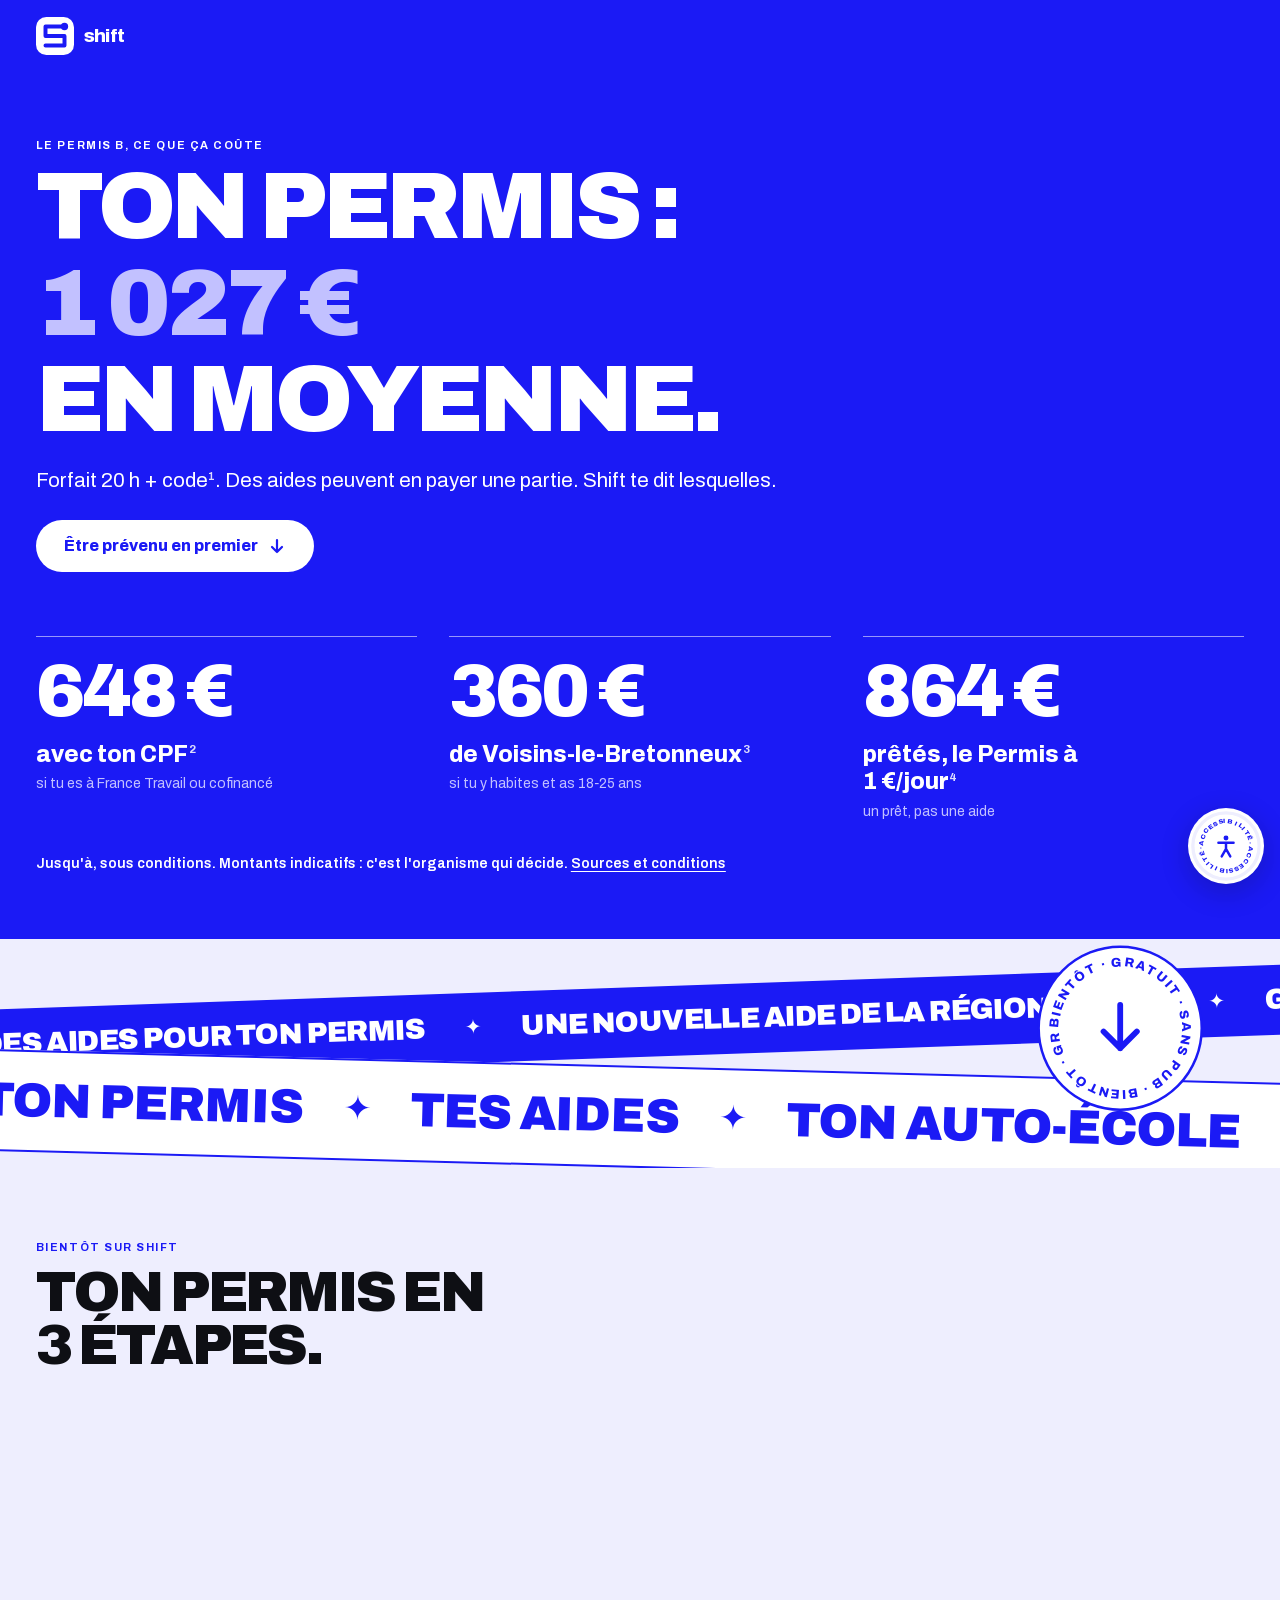
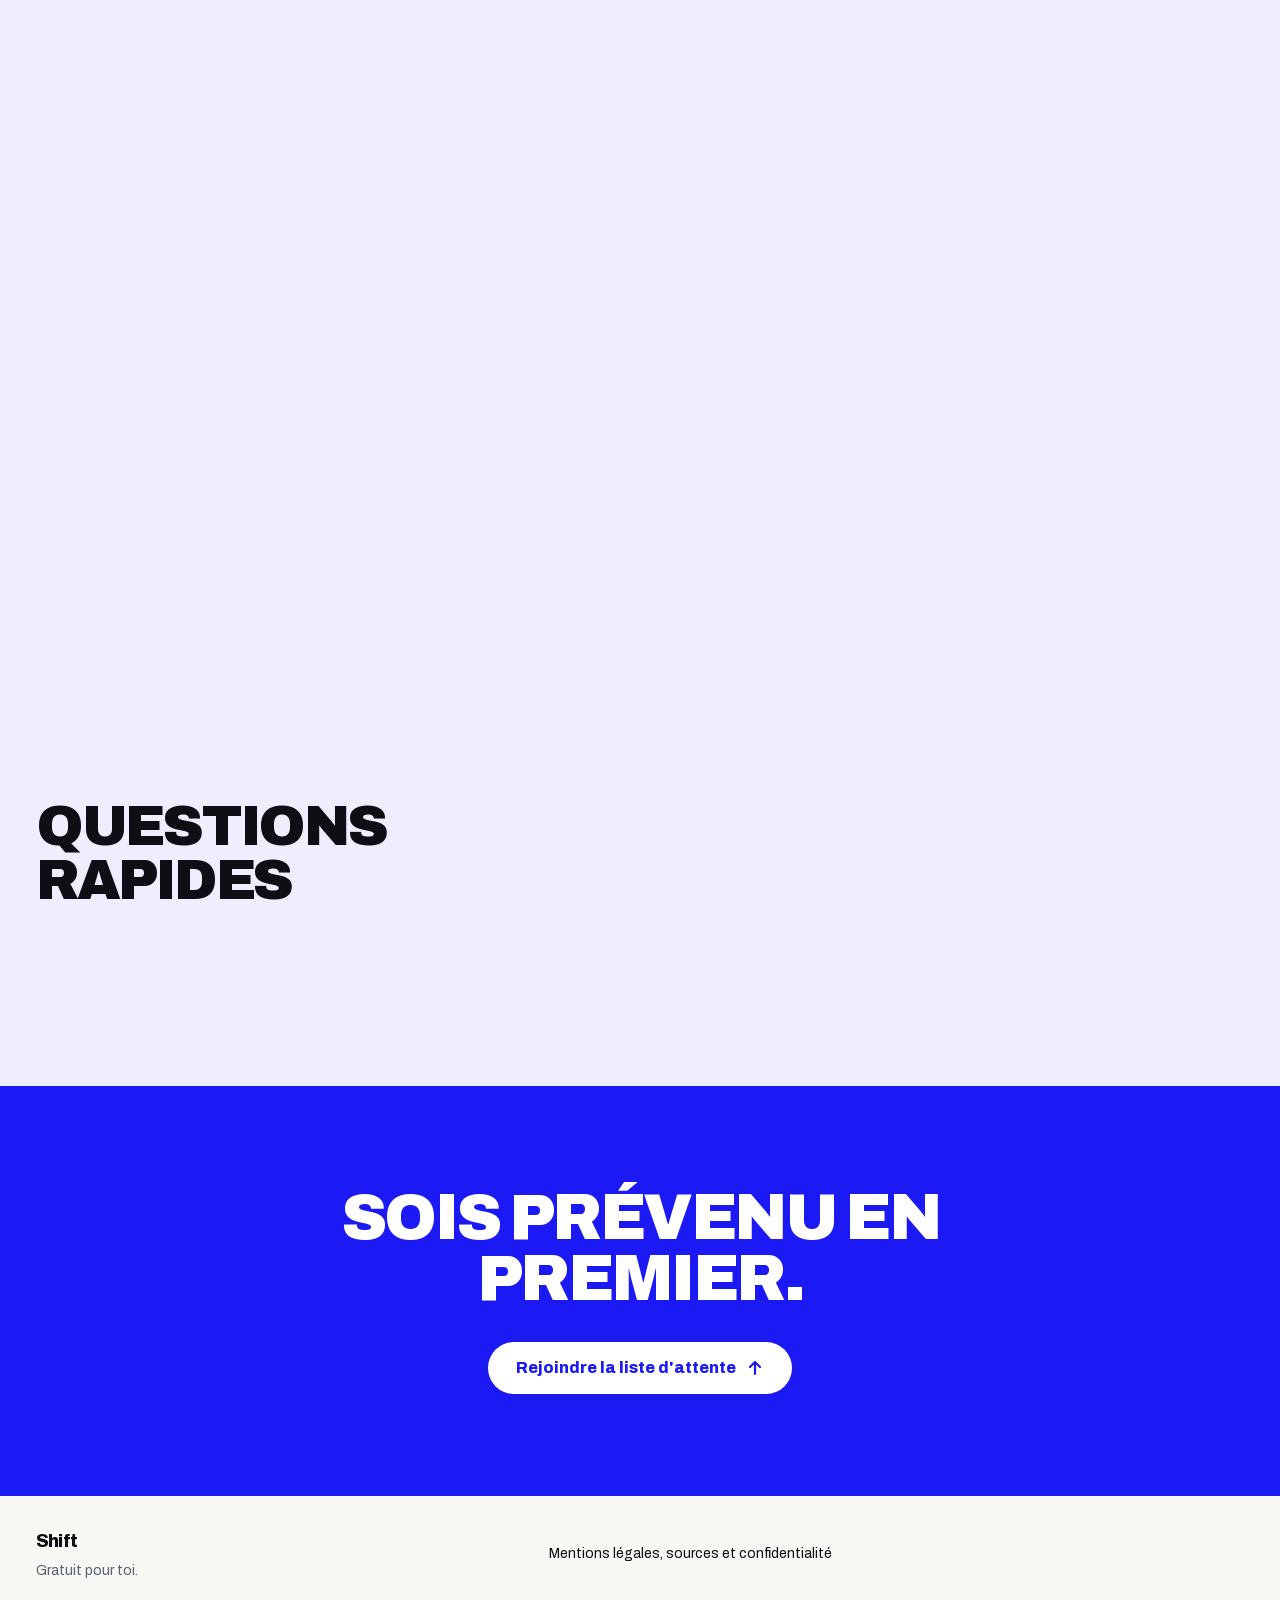
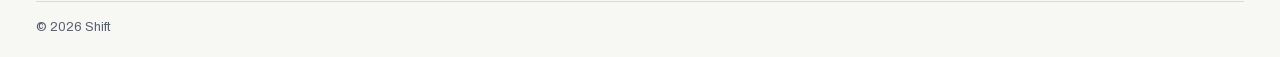
<file: index.html>
<!doctype html>
<html lang="fr">
<head>
<meta charset="utf-8">
<meta name="viewport" content="width=device-width, initial-scale=1">
<!-- Pas d'en-tête HTTP possible sur GitHub Pages : la politique de sécurité passe par cette balise.
     Aucun script inline, aucun style inline, aucun tiers chargé ; motion.js ne fait qu'animer. Seul l'envoi du formulaire part vers Brevo. -->
<meta http-equiv="Content-Security-Policy" content="default-src 'none'; script-src 'self'; style-src 'self'; font-src 'self'; img-src 'self'; connect-src 'self' https://e501521f.sibforms.com; form-action 'self' https://e501521f.sibforms.com; base-uri 'none'">
<meta name="referrer" content="no-referrer">
<title>Shift · Ton permis, au vrai prix.</title>
<meta name="description" content="Le forfait 20 h + code du permis B coûte en moyenne 1 426 €. Des aides peuvent en payer une partie. Rejoins la liste : on te prévient dès que la nouvelle aide de la Région Île-de-France ouvre.">
<link rel="preload" href="fonts/archivo-latin.woff2" as="font" type="font/woff2" crossorigin>
<link rel="stylesheet" href="style.css?v=20261113">
<link rel="icon" href="favicon.svg" type="image/svg+xml">
<script src="motion.js?v=20261113"></script>
</head>
<body>
<a class="evitement" href="#contenu">Aller au contenu</a>
<!--
  Chiffres recopiés du calculateur (dépôt shift : backend/apps/aides/data/aides.yaml et
  cout-reference.yaml). Vérifiés le 08/10/2026 (aides) et le 14/10/2026 (coût).
  Quand une aide change là-bas, cette page se met à jour à la main.
-->
<header class="nav">
  <a class="marque" href="./" aria-label="Shift, accueil">
    <svg class="pastille" viewBox="0 0 48 48" aria-hidden="true">
      <rect class="boitier" width="48" height="48" rx="13"/>
      <path class="grille" d="M12 12H36M12 24H36M12 36H36"/>
      <path class="trajet" d="M36 12H12V24H36V36H12"/>
      <circle class="bille" cx="0" cy="0" r="4.6"/>
    </svg>
    <span>shift</span>
  </a>
</header>

<main id="contenu" tabindex="-1">
  <section class="heros" aria-labelledby="titre">
    <div class="cadre">
      <p class="oeil">Le permis B, ce que ça coûte</p>
      <h1 id="titre" class="titre"><span class="ligne"><i>Ton permis&nbsp;:</i></span> <span class="ligne titre-chiffre"><i><span class="lu">1&nbsp;426</span><span data-compte="1426" aria-hidden="true">1&nbsp;426</span>&nbsp;€</i></span> <span class="ligne"><i>en moyenne.</i></span></h1>
      <p class="chapeau entre" data-d="1">Forfait 20&nbsp;h + code<a class="note" href="mentions-legales#n1" aria-label="Source et conditions, note 1">1</a>. Des aides peuvent en payer une partie. Shift te dit lesquelles.</p>
      <a class="appel entre" data-d="3" href="#liste"><span>Être prévenu en premier</span><svg width="18" height="18" viewBox="0 0 18 18" fill="none" aria-hidden="true"><path d="M9 3v12M4 10l5 5 5-5" stroke="currentColor" stroke-width="2.2" stroke-linecap="round" stroke-linejoin="round"/></svg></a>

      <ul class="chiffres">
        <li class="chiffre monte">
          <p class="montant"><span class="lu">900</span><span data-compte="900" aria-hidden="true">900</span>&nbsp;€</p>
          <p class="chiffre-mot">avec ton CPF<a class="note" href="mentions-legales#n2" aria-label="Source et conditions, note 2">2</a></p>
          <p class="chiffre-cond">si tu es à France Travail ou cofinancé</p>
        </li>
        <li class="chiffre monte">
          <p class="montant"><span class="lu">500</span><span data-compte="500" aria-hidden="true">500</span>&nbsp;€</p>
          <p class="chiffre-mot">de Voisins-le-Bretonneux<a class="note" href="mentions-legales#n3" aria-label="Source et conditions, note 3">3</a></p>
          <p class="chiffre-cond">si tu y habites et as 18‑25&nbsp;ans</p>
        </li>
        <li class="chiffre monte">
          <p class="montant"><span class="lu">1&nbsp;200</span><span data-compte="1200" aria-hidden="true">1&nbsp;200</span>&nbsp;€</p>
          <p class="chiffre-mot">prêtés, le Permis à 1&nbsp;€/<span class="insec">jour<a class="note" href="mentions-legales#n4" aria-label="Source et conditions, note 4">4</a></span></p>
          <p class="chiffre-cond">un prêt, pas une aide</p>
        </li>
      </ul>
      <p class="avertissement">Jusqu'à, sous conditions. Montants indicatifs&nbsp;: c'est l'organisme qui décide. <a href="mentions-legales#sources">Sources et conditions</a></p>
    </div>
  </section>


  <!-- Deux bandeaux croisés, comme une affiche de campagne. Décoratifs : tout ce qu'ils disent est déjà écrit sur la page. -->
  <div class="ruban" aria-hidden="true">
    <div class="ruban-ligne ruban-a"><div><span>Des aides pour ton permis</span><span>Une nouvelle aide de la Région arrive</span><span>Gratuit, compte facultatif</span><span>Des aides pour ton permis</span><span>Une nouvelle aide de la Région arrive</span><span>Gratuit, compte facultatif</span><span>Des aides pour ton permis</span><span>Une nouvelle aide de la Région arrive</span><span>Gratuit, compte facultatif</span><span>Des aides pour ton permis</span><span>Une nouvelle aide de la Région arrive</span><span>Gratuit, compte facultatif</span></div></div>
    <div class="ruban-ligne ruban-b"><div><span>Ton permis</span><span>Tes aides</span><span>Ton auto-école</span><span>Ton permis</span><span>Tes aides</span><span>Ton auto-école</span><span>Ton permis</span><span>Tes aides</span><span>Ton auto-école</span><span>Ton permis</span><span>Tes aides</span><span>Ton auto-école</span></div></div>
    <svg class="sceau" viewBox="0 0 200 200">
      <defs><path id="cercle" d="M100,100 m-74,0 a74,74 0 1,1 148,0 a74,74 0 1,1 -148,0"/></defs>
      <circle cx="100" cy="100" r="98"/>
      <text><textPath href="#cercle">BIENTÔT · GRATUIT · SANS PUB · BIENTÔT · GRATUIT · SANS PUB ·</textPath></text>
      <path class="sceau-fleche" d="M100 72v52M80 104l20 20 20-20"/>
    </svg>
  </div>

  <section class="promesse" aria-labelledby="promesse-titre">
    <div class="cadre">
      <p class="oeil oeil-bleu">Bientôt sur Shift</p>
      <h2 id="promesse-titre" class="h2 promesse-titre">Ton permis en 3&nbsp;étapes.</h2>
      <ol class="etapes">
        <li class="etape monte"><span class="etape-n" aria-hidden="true">01</span><h3>Trouve tes aides</h3><p>Quelques questions sur ta situation. Shift te montre les aides auxquelles tu pourrais être éligible, avec leur montant et où les demander.</p></li>
        <li class="etape monte"><span class="etape-n" aria-hidden="true">02</span><h3>Choisis ton auto-école</h3><p>Toutes les auto-écoles des Yvelines, avec leur taux de réussite officiel quand il est fiable. Le classement ne s'achète pas.</p></li>
        <li class="etape monte"><span class="etape-n" aria-hidden="true">03</span><h3>Lance-toi</h3><p>Tu arrives à l'auto-école en sachant ce que tu peux financer. Gratuit, sans pub, compte facultatif.</p></li>
      </ol>
    </div>
  </section>

  <section class="suite" aria-labelledby="region">
    <div class="cadre suite-grille">
      <div class="region monte">
        <p class="badge"><span class="pouls" aria-hidden="true"></span>Annoncée, pas encore ouverte</p>
        <p class="oeil oeil-bleu">Une nouvelle aide arrive</p>
        <h2 id="region" class="h2">La Région Île‑de‑France prépare 500&nbsp;€.</h2>
        <p class="region-appel">Rejoins la liste&nbsp;: on te prévient dès qu'elle ouvre<a class="note" href="mentions-legales#n5" aria-label="Source et conditions, note 5">5</a>.</p>

      </div>

      <!-- Formulaire Brevo envoyé tel quel, sans leur script : aucun traceur sur la page.
           L'adresse d'envoi (action) vient du formulaire créé dans le compte Brevo de Vivien,
           double confirmation activée. motion.js l'envoie en arrière-plan puis ouvre la page merci ; sans JavaScript, l'envoi
           marche aussi, mais Brevo répond par un texte brut. -->
      <form class="carte monte" data-d="1" id="liste" method="post" action="https://e501521f.sibforms.com/serve/[base64]" aria-labelledby="liste-titre">
        <h2 id="liste-titre" class="carte-titre">Rejoins la liste d'attente</h2>
        <p class="carte-mot">Un e-mail quand l'aide de la Région ouvre, puis pour chaque nouvelle aide au permis.</p>
        <p class="carte-oblig">Tous les champs sont obligatoires.</p>

        <label class="etiquette" for="email">Adresse e-mail</label>
        <input class="champ" id="email" name="EMAIL" type="email" autocomplete="email" inputmode="email" placeholder="nom@exemple.fr" required>

        <fieldset class="profil">
          <legend class="etiquette">Je suis</legend>
          <div class="profil-choix">
            <label class="option"><input type="radio" name="PROFIL" value="eleve" checked><span>Élève</span></label>
            <label class="option"><input type="radio" name="PROFIL" value="auto-ecole"><span>Auto-école</span></label>
          </div>
        </fieldset>

        <label class="accord">
          <input type="checkbox" name="OPT_IN" value="1" required>
          <span>J'accepte de recevoir par e-mail les nouvelles aides au permis et l'ouverture de Shift. Désinscription en un clic. <a href="mentions-legales#donnees">Confidentialité</a></span>
        </label>

        <!-- piège à robots de Brevo : un humain ne le voit pas et le laisse vide -->
        <input class="piege" type="text" name="email_address_check" value="" tabindex="-1" autocomplete="off" aria-hidden="true">
        <input type="hidden" name="locale" value="fr">

        <p class="form-erreur" id="form-erreur" role="alert" hidden></p>
        <button class="action" type="submit">
          <span>Me prévenir</span>
          <svg width="18" height="18" viewBox="0 0 18 18" fill="none" aria-hidden="true"><path d="M3 9h12M10 4l5 5-5 5" stroke="currentColor" stroke-width="2.2" stroke-linecap="round" stroke-linejoin="round"/></svg>
        </button>
      </form>

      <div class="ecoles monte">
        <p class="oeil oeil-bleu">Pour les auto-écoles</p>
        <p class="ecoles-mot">Gratuit pour les auto-écoles. Et le classement ne s'achète pas.</p>
      </div>
    </div>
  </section>
  <section class="faq" aria-labelledby="faq-titre">
    <div class="cadre faq-grille">
      <h2 id="faq-titre" class="h2">Questions rapides</h2>
      <div class="faq-liste">
        <details class="monte"><summary>C'est vraiment gratuit&nbsp;?</summary><p>Oui, pour toi, sans abonnement ni pub. Pour les auto-écoles, être listée est gratuit, et rien n'est facturé au lancement.</p></details>
        <details class="monte"><summary>Alors comment Shift gagne de l'argent&nbsp;?</summary><p>Plus tard, une auto-école partenaire nous rémunérera quand un élève venu de Shift s'inscrit chez elle. Être partenaire ne change jamais sa place dans la liste.</p></details>
        <details class="monte"><summary>Pourquoi m'inscrire maintenant&nbsp;?</summary><p>Pour être prévenu dès que l'aide de la Région ouvre et dès que Shift est en ligne. Un e-mail de temps en temps, désinscription en un clic.</p></details>
      </div>
    </div>
  </section>

  <section class="final">
    <div class="cadre">
      <p class="final-titre">Sois prévenu en premier.</p>
      <a class="appel" href="#liste"><span>Rejoindre la liste d'attente</span><svg width="18" height="18" viewBox="0 0 18 18" fill="none" aria-hidden="true"><path d="M9 15V3M4 8l5-5 5 5" stroke="currentColor" stroke-width="2.2" stroke-linecap="round" stroke-linejoin="round"/></svg></a>
    </div>
  </section>
</main>

<!-- Réglages d'affichage : une pastille qui suit la lecture (son anneau se remplit au défilement).
     Les cases marchent sans JavaScript (CSS :has) ; motion.js ne fait que s'en souvenir. -->
<details class="reglages">
  <summary aria-label="Accessibilité : réglages d'affichage">
    <svg class="anneau" viewBox="0 0 76 76" aria-hidden="true"><circle class="anneau-fond" cx="38" cy="38" r="35"/><circle class="anneau-avance" cx="38" cy="38" r="35" pathLength="100"/></svg>
    <svg class="acces" viewBox="0 0 76 76" aria-hidden="true">
      <defs><path id="acces-cercle" d="M38,38 m-24,0 a24,24 0 1,1 48,0 a24,24 0 1,1 -48,0"/></defs>
      <text class="acces-texte"><textPath href="#acces-cercle" textLength="149" lengthAdjust="spacingAndGlyphs">ACCESSIBILITÉ · ACCESSIBILITÉ ·</textPath></text>
      <g class="acces-picto">
        <circle cx="38" cy="29.5" r="2.6"/>
        <path d="M30 34.5h16M38 34.5v6.5M38 41l-4.5 8M38 41l4.5 8"/>
      </g>
    </svg>
  </summary>
  <fieldset class="reglages-panneau">
    <legend>Affichage</legend>
    <label><input type="checkbox" id="pause" data-reglage="pause"> Arrêter les animations</label>
    <label><input type="checkbox" id="grand" data-reglage="grand"> Texte plus grand</label>
    <label><input type="checkbox" id="lecture" data-reglage="lecture"> Lecture facilitée</label>
    <label><input type="checkbox" id="contraste" data-reglage="contraste"> Contraste renforcé</label>
    <label><input type="checkbox" id="liens" data-reglage="liens"> Souligner les liens</label>
  </fieldset>
</details>

<footer class="pied">
  <div class="cadre">
    <div class="pied-haut">
      <div>
        <p class="pied-marque">Shift</p>
        <p class="pied-promesse">Gratuit pour toi.</p>
      </div>
      <a href="mentions-legales">Mentions légales, sources et confidentialité</a>
    </div>
    <p class="pied-mot">© 2026 Shift</p>
  </div>
</footer>
</body>
</html>
</file>
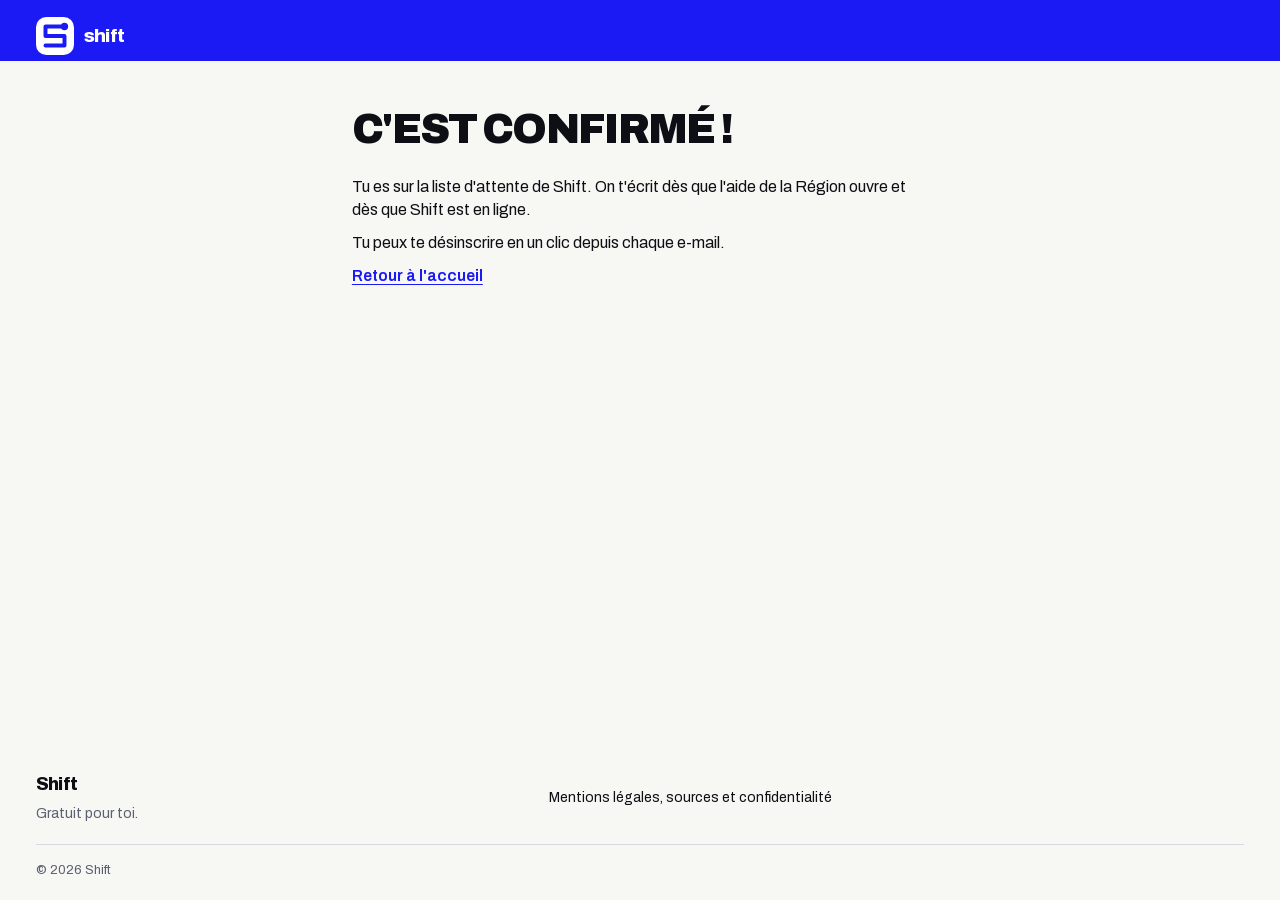
<file: confirme.html>
<!doctype html>
<html lang="fr">
<head>
<meta charset="utf-8">
<meta name="viewport" content="width=device-width, initial-scale=1">
<!-- Pas d'en-tête HTTP possible sur GitHub Pages : la politique de sécurité passe par cette balise.
     Aucun script inline, aucun style inline, aucun tiers chargé. Seul l'envoi du formulaire part vers Brevo. -->
<meta http-equiv="Content-Security-Policy" content="default-src 'none'; style-src 'self'; font-src 'self'; img-src 'self'; connect-src https://e501521f.sibforms.com; form-action 'self' https://e501521f.sibforms.com; base-uri 'none'">
<meta name="referrer" content="no-referrer">
<title>Shift · Inscription confirmée</title>
<meta name="description" content="Ton inscription à la liste d'attente de Shift est confirmée.">
<link rel="stylesheet" href="style.css?v=20261113">
<link rel="icon" href="favicon.svg" type="image/svg+xml">
</head>
<body>
<a class="evitement" href="#contenu">Aller au contenu</a>
<header class="nav">
  <a class="marque" href="./" aria-label="Shift, accueil">
    <svg class="pastille" viewBox="0 0 48 48" aria-hidden="true">
      <rect class="boitier" width="48" height="48" rx="13"/>
      <path class="grille" d="M12 12H36M12 24H36M12 36H36"/>
      <path class="trajet" d="M36 12H12V24H36V36H12"/>
      <circle class="bille" cx="0" cy="0" r="4.6"/>
    </svg>
    <span>shift</span>
  </a>
</header>

<main id="contenu" tabindex="-1" class="cadre texte">
<h1>C'est confirmé&nbsp;!</h1>
<p>Tu es sur la liste d'attente de Shift. On t'écrit dès que l'aide de la Région ouvre et dès que Shift est en ligne.</p>
<p>Tu peux te désinscrire en un clic depuis chaque e-mail.</p>
<p><a class="champ-lien" href="./">Retour à l'accueil</a></p>
</main>

<footer class="pied">
  <div class="cadre">
    <div class="pied-haut">
      <div>
        <p class="pied-marque">Shift</p>
        <p class="pied-promesse">Gratuit pour toi.</p>
      </div>
      <a href="mentions-legales">Mentions légales, sources et confidentialité</a>
    </div>
    <p class="pied-mot">© 2026 Shift</p>
  </div>
</footer>
</body>
</html>
</file>
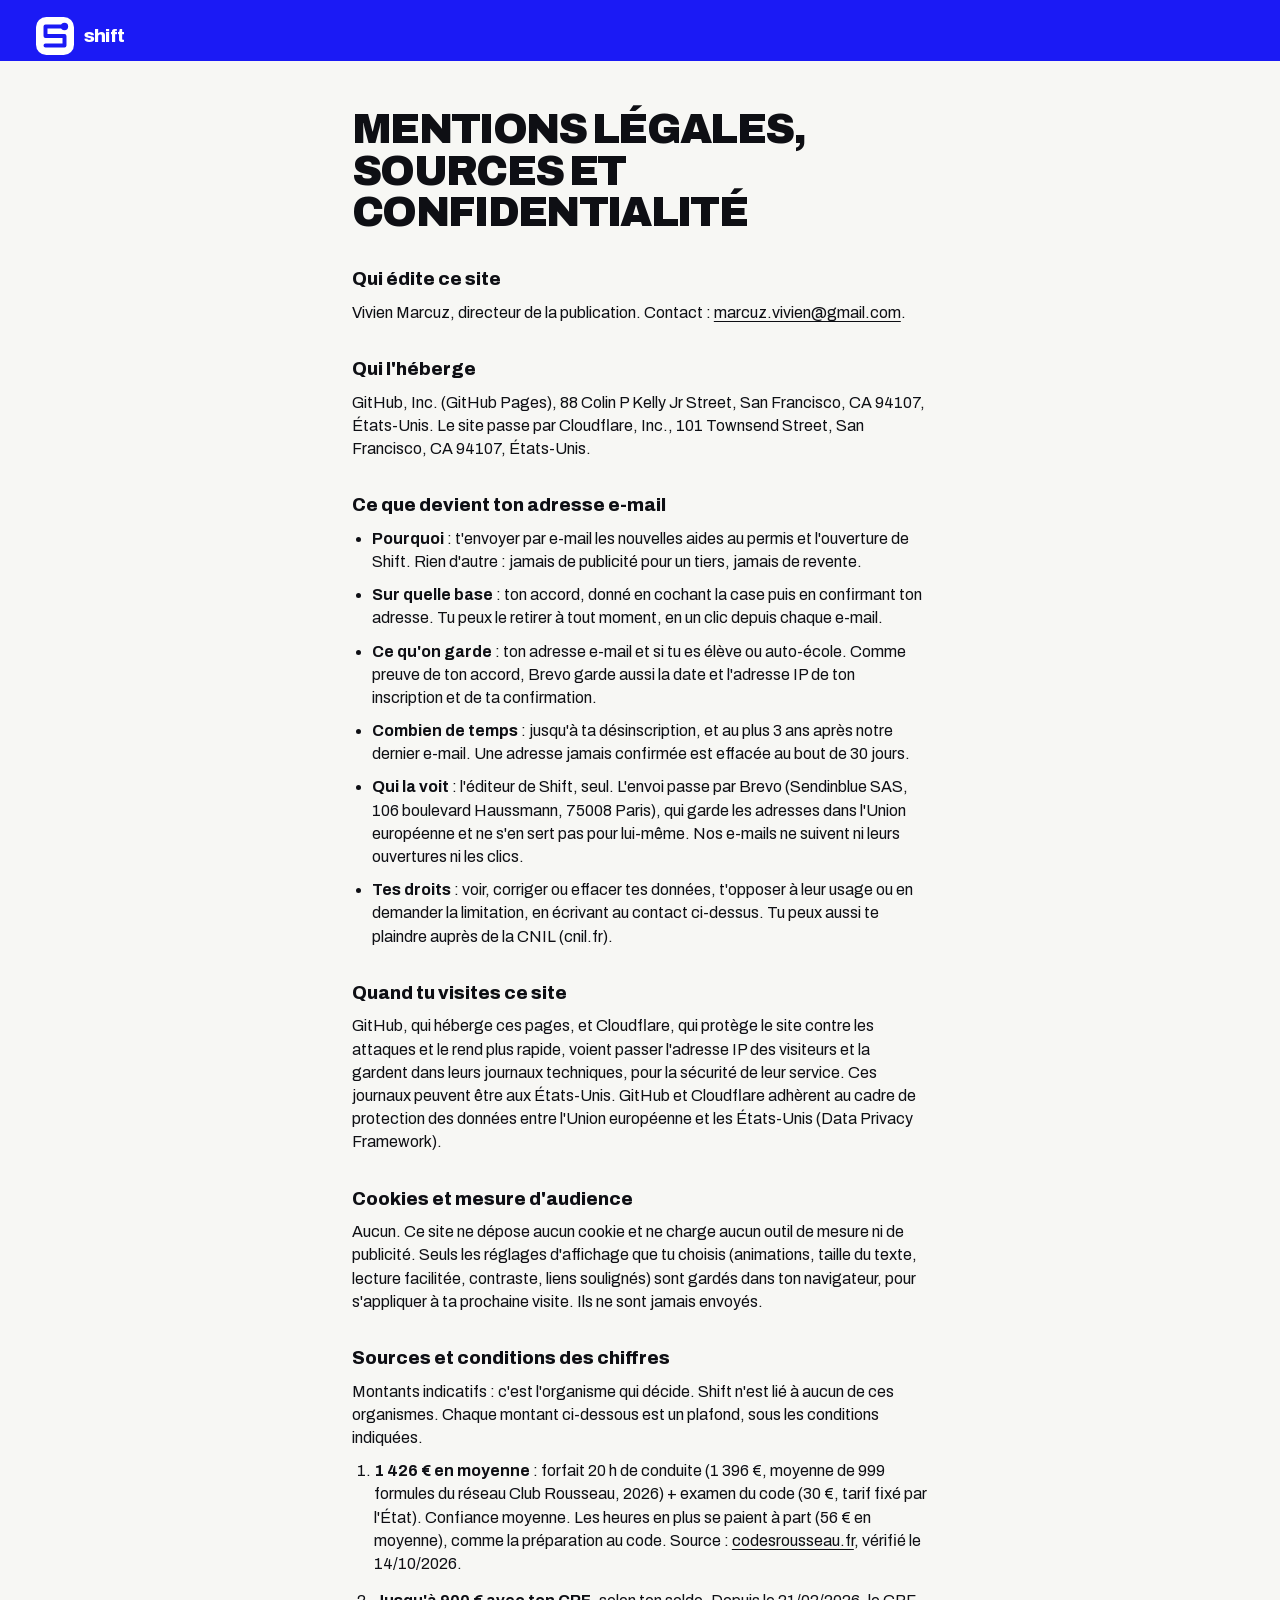
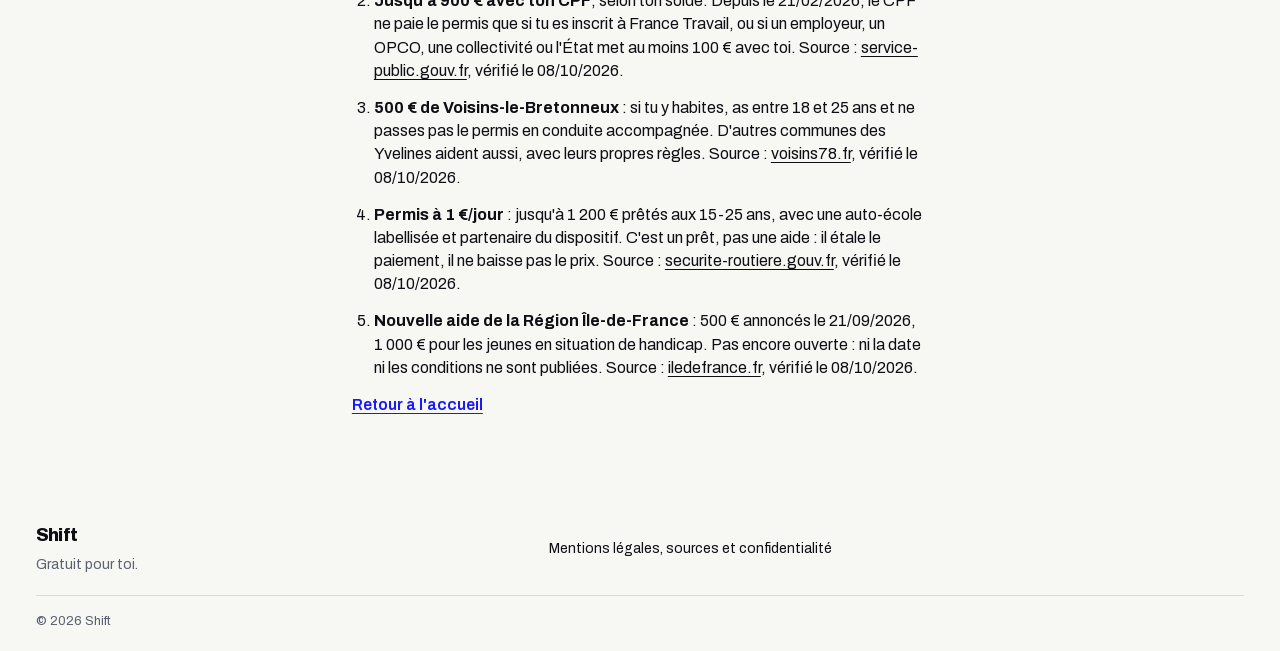
<file: mentions-legales.html>
<!doctype html>
<html lang="fr">
<head>
<meta charset="utf-8">
<meta name="viewport" content="width=device-width, initial-scale=1">
<!-- Pas d'en-tête HTTP possible sur GitHub Pages : la politique de sécurité passe par cette balise.
     Aucun script inline, aucun style inline, aucun tiers chargé. Seul l'envoi du formulaire part vers Brevo. -->
<meta http-equiv="Content-Security-Policy" content="default-src 'none'; style-src 'self'; font-src 'self'; img-src 'self'; connect-src https://e501521f.sibforms.com; form-action 'self' https://e501521f.sibforms.com; base-uri 'none'">
<meta name="referrer" content="no-referrer">
<title>Shift · Mentions légales, sources et confidentialité</title>
<meta name="description" content="Qui édite Shift, qui l'héberge, et ce que devient ton adresse e-mail.">
<link rel="stylesheet" href="style.css?v=20261113">
<link rel="icon" href="favicon.svg" type="image/svg+xml">
</head>
<body>
<a class="evitement" href="#contenu">Aller au contenu</a>
<header class="nav">
  <a class="marque" href="./" aria-label="Shift, accueil">
    <svg class="pastille" viewBox="0 0 48 48" aria-hidden="true">
      <rect class="boitier" width="48" height="48" rx="13"/>
      <path class="grille" d="M12 12H36M12 24H36M12 36H36"/>
      <path class="trajet" d="M36 12H12V24H36V36H12"/>
      <circle class="bille" cx="0" cy="0" r="4.6"/>
    </svg>
    <span>shift</span>
  </a>
</header>

<main id="contenu" tabindex="-1" class="cadre texte">
<h1>Mentions légales, sources et confidentialité</h1>

<h2>Qui édite ce site</h2>
<p>Vivien Marcuz, directeur de la publication. Contact&nbsp;: <a href="mailto:marcuz.vivien@gmail.com">marcuz.vivien@gmail.com</a>.</p>

<h2>Qui l'héberge</h2>
<p>GitHub, Inc. (GitHub Pages), 88 Colin P Kelly Jr Street, San Francisco, CA 94107, États-Unis. Le site passe par Cloudflare, Inc., 101 Townsend Street, San Francisco, CA 94107, États-Unis.</p>

<h2 id="donnees">Ce que devient ton adresse e-mail</h2>
<ul>
  <li><strong>Pourquoi</strong>&nbsp;: t'envoyer par e-mail les nouvelles aides au permis et l'ouverture de Shift. Rien d'autre&nbsp;: jamais de publicité pour un tiers, jamais de revente.</li>
  <li><strong>Sur quelle base</strong>&nbsp;: ton accord, donné en cochant la case puis en confirmant ton adresse. Tu peux le retirer à tout moment, en un clic depuis chaque e-mail.</li>
  <li><strong>Ce qu'on garde</strong>&nbsp;: ton adresse e-mail et si tu es élève ou auto-école. Comme preuve de ton accord, Brevo garde aussi la date et l'adresse IP de ton inscription et de ta confirmation.</li>
  <li><strong>Combien de temps</strong>&nbsp;: jusqu'à ta désinscription, et au plus 3 ans après notre dernier e-mail. Une adresse jamais confirmée est effacée au bout de 30 jours.</li>
  <li><strong>Qui la voit</strong>&nbsp;: l'éditeur de Shift, seul. L'envoi passe par Brevo (Sendinblue SAS, 106 boulevard Haussmann, 75008 Paris), qui garde les adresses dans l'Union européenne et ne s'en sert pas pour lui-même. Nos e-mails ne suivent ni leurs ouvertures ni les clics.</li>
  <li><strong>Tes droits</strong>&nbsp;: voir, corriger ou effacer tes données, t'opposer à leur usage ou en demander la limitation, en écrivant au contact ci-dessus. Tu peux aussi te plaindre auprès de la CNIL (cnil.fr).</li>
</ul>

<h2>Quand tu visites ce site</h2>
<p>GitHub, qui héberge ces pages, et Cloudflare, qui protège le site contre les attaques et le rend plus rapide, voient passer l'adresse IP des visiteurs et la gardent dans leurs journaux techniques, pour la sécurité de leur service. Ces journaux peuvent être aux États-Unis. GitHub et Cloudflare adhèrent au cadre de protection des données entre l'Union européenne et les États-Unis (Data Privacy Framework).</p>

<h2>Cookies et mesure d'audience</h2>
<p>Aucun. Ce site ne dépose aucun cookie et ne charge aucun outil de mesure ni de publicité. Seuls les réglages d'affichage que tu choisis (animations, taille du texte, lecture facilitée, contraste, liens soulignés) sont gardés dans ton navigateur, pour s'appliquer à ta prochaine visite. Ils ne sont jamais envoyés.</p>

<h2 id="sources">Sources et conditions des chiffres</h2>
<p>Montants indicatifs&nbsp;: c'est l'organisme qui décide. Shift n'est lié à aucun de ces organismes. Chaque montant ci-dessous est un plafond, sous les conditions indiquées.</p>
<ol class="notes">
  <li id="n1"><strong>1 426&nbsp;€ en moyenne</strong>&nbsp;: forfait 20&nbsp;h de conduite (1&nbsp;396&nbsp;€, moyenne de 999 formules du réseau Club Rousseau, 2026) + examen du code (30&nbsp;€, tarif fixé par l'État). Confiance moyenne. Les heures en plus se paient à part (56&nbsp;€ en moyenne), comme la préparation au code. Source&nbsp;: <a href="https://public.codesrousseau.fr/conseils-pratiques/979-prix-du-permis-de-conduire-voiture-combien-ca-coute-au-total.html">codesrousseau.fr</a>, vérifié le 14/10/2026.</li>
  <li id="n2"><strong>Jusqu'à 900&nbsp;€ avec ton CPF</strong>, selon ton solde. Depuis le 21/02/2026, le CPF ne paie le permis que si tu es inscrit à France Travail, ou si un employeur, un OPCO, une collectivité ou l'État met au moins 100&nbsp;€ avec toi. Source&nbsp;: <a href="https://www.service-public.gouv.fr/particuliers/actualites/A17164">service-public.gouv.fr</a>, vérifié le 08/10/2026.</li>
  <li id="n3"><strong>500&nbsp;€ de Voisins-le-Bretonneux</strong>&nbsp;: si tu y habites, as entre 18 et 25&nbsp;ans et ne passes pas le permis en conduite accompagnée. D'autres communes des Yvelines aident aussi, avec leurs propres règles. Source&nbsp;: <a href="https://www.voisins78.fr/voisins/actualites/2672-bourse-permis-bafa.html">voisins78.fr</a>, vérifié le 08/10/2026.</li>
  <li id="n4"><strong>Permis à 1&nbsp;€/jour</strong>&nbsp;: jusqu'à 1&nbsp;200&nbsp;€ prêtés aux 15-25&nbsp;ans, avec une auto-école labellisée et partenaire du dispositif. C'est un prêt, pas une aide&nbsp;: il étale le paiement, il ne baisse pas le prix. Source&nbsp;: <a href="https://www.securite-routiere.gouv.fr/passer-son-permis-de-conduire/financement-du-permis-de-conduire/permis-1-eu-par-jour/conditions-deligibilite">securite-routiere.gouv.fr</a>, vérifié le 08/10/2026.</li>
  <li id="n5"><strong>Nouvelle aide de la Région Île-de-France</strong>&nbsp;: 500&nbsp;€ annoncés le 21/09/2026, 1&nbsp;000&nbsp;€ pour les jeunes en situation de handicap. Pas encore ouverte&nbsp;: ni la date ni les conditions ne sont publiées. Source&nbsp;: <a href="https://www.iledefrance.fr/presse/assises-de-la-jeunesse-15-meu-supplementaires-et-5-nouvelles-mesures-pour-donner-aux-jeunes-franciliens-les-moyens-de-construire-leur-avenir">iledefrance.fr</a>, vérifié le 08/10/2026.</li>
</ol>

<p><a class="champ-lien" href="./">Retour à l'accueil</a></p>
</main>

<footer class="pied">
  <div class="cadre">
    <div class="pied-haut">
      <div>
        <p class="pied-marque">Shift</p>
        <p class="pied-promesse">Gratuit pour toi.</p>
      </div>
      <a href="mentions-legales">Mentions légales, sources et confidentialité</a>
    </div>
    <p class="pied-mot">© 2026 Shift</p>
  </div>
</footer>
</body>
</html>
</file>
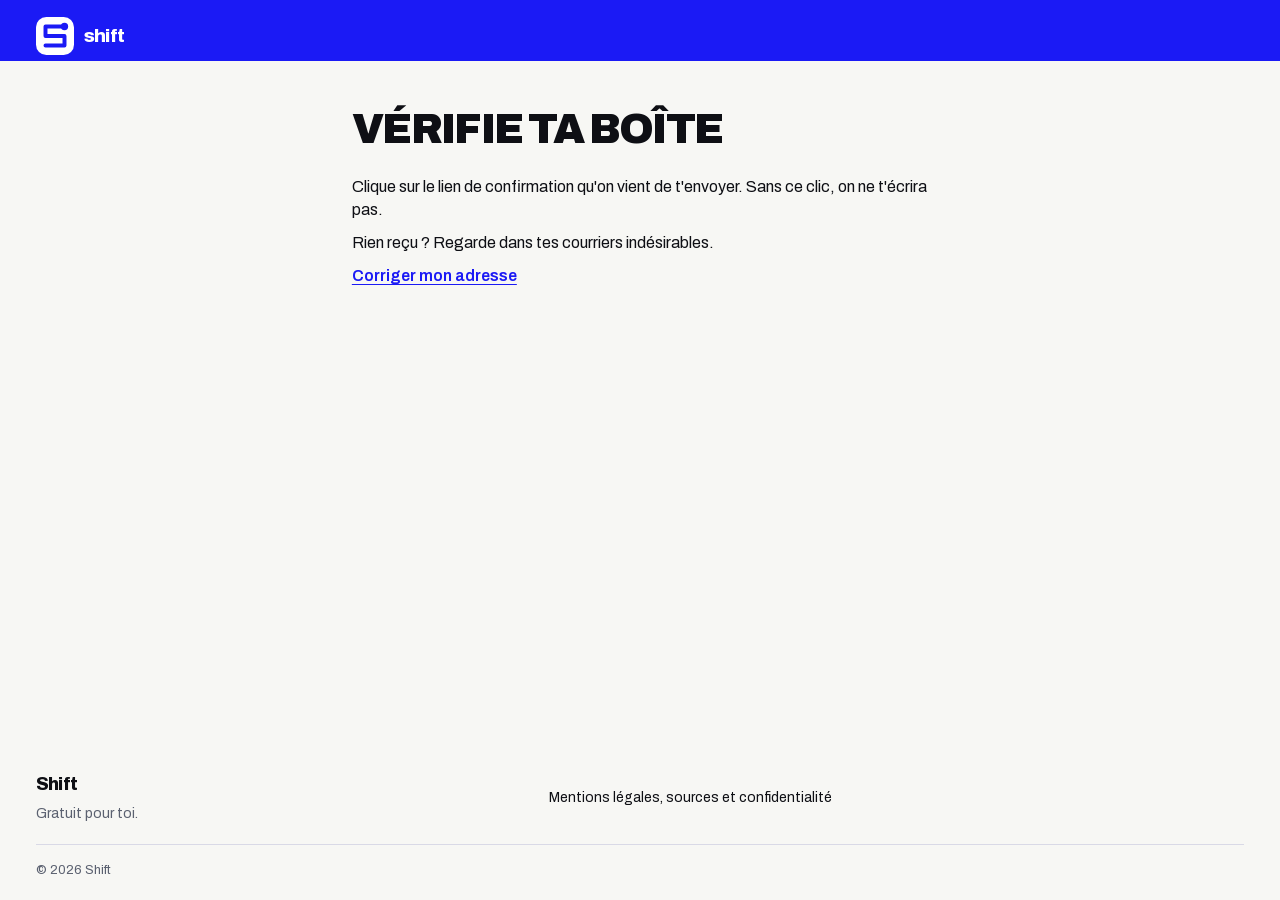
<file: merci.html>
<!doctype html>
<html lang="fr">
<head>
<meta charset="utf-8">
<meta name="viewport" content="width=device-width, initial-scale=1">
<!-- Pas d'en-tête HTTP possible sur GitHub Pages : la politique de sécurité passe par cette balise.
     Aucun script inline, aucun style inline, aucun tiers chargé. Seul l'envoi du formulaire part vers Brevo. -->
<meta http-equiv="Content-Security-Policy" content="default-src 'none'; style-src 'self'; font-src 'self'; img-src 'self'; connect-src https://e501521f.sibforms.com; form-action 'self' https://e501521f.sibforms.com; base-uri 'none'">
<meta name="referrer" content="no-referrer">
<title>Shift · Vérifie ta boîte</title>
<meta name="description" content="Il reste à confirmer ton adresse e-mail.">
<link rel="stylesheet" href="style.css?v=20261113">
<link rel="icon" href="favicon.svg" type="image/svg+xml">
</head>
<body>
<a class="evitement" href="#contenu">Aller au contenu</a>
<header class="nav">
  <a class="marque" href="./" aria-label="Shift, accueil">
    <svg class="pastille" viewBox="0 0 48 48" aria-hidden="true">
      <rect class="boitier" width="48" height="48" rx="13"/>
      <path class="grille" d="M12 12H36M12 24H36M12 36H36"/>
      <path class="trajet" d="M36 12H12V24H36V36H12"/>
      <circle class="bille" cx="0" cy="0" r="4.6"/>
    </svg>
    <span>shift</span>
  </a>
</header>

<main id="contenu" tabindex="-1" class="cadre texte">
<h1>Vérifie ta boîte</h1>
<p>Clique sur le lien de confirmation qu'on vient de t'envoyer. Sans ce clic, on ne t'écrira pas.</p>
<p>Rien reçu&nbsp;? Regarde dans tes courriers indésirables.</p>
<p><a class="champ-lien" href="./#liste">Corriger mon adresse</a></p>
</main>

<footer class="pied">
  <div class="cadre">
    <div class="pied-haut">
      <div>
        <p class="pied-marque">Shift</p>
        <p class="pied-promesse">Gratuit pour toi.</p>
      </div>
      <a href="mentions-legales">Mentions légales, sources et confidentialité</a>
    </div>
    <p class="pied-mot">© 2026 Shift</p>
  </div>
</footer>
</body>
</html>
</file>
<file: style.css>
/* Vitrine Shift. Jetons repris de DESIGN.md (dépôt shift) : registre « aplat plein »,
   bleu #1B1AF5 seul, Archivo seule. Contrastes mesurés dans le prototype. */
@font-face{
  font-family:'Archivo';
  src:url('fonts/archivo-latin.woff2') format('woff2');
  font-weight:400 900; font-style:normal; font-display:swap;
}
:root{
  --champ:#1B1AF5;
  --champ-clair:#C2C1FF;   /* texte secondaire sur le bleu : 4,92:1 */
  --encre:#0E0F14;
  --papier:#F7F7F4;
  --bande:#EEEEFE;          /* bleu très pâle de la seconde bande */
  --blanc:#FFFFFF;
  --gris:#5B6170;           /* texte secondaire sur papier : 5,9:1 */
  --trait:#D9D9E6;
  --marge:clamp(16px,2.8vw,40px);
}
*{box-sizing:border-box;margin:0;padding:0}
body{
  font-family:'Archivo',system-ui,-apple-system,'Segoe UI',sans-serif;
  background:var(--papier); color:var(--encre); line-height:1.45;
  -webkit-font-smoothing:antialiased;
  /* pied de page collé en bas de l'écran sur les pages courtes (merci, confirmé) */
  min-height:100vh; min-height:100dvh; display:flex; flex-direction:column;
}
body > main{flex:1 0 auto}
a{color:inherit; text-underline-offset:3px}
a:focus-visible,button:focus-visible,input:focus-visible{outline:3px solid var(--champ); outline-offset:2px}
.cadre{max-width:1440px; margin:0 auto; padding:0 var(--marge)}

/* barre : le logo seul */
.nav{background:var(--champ); color:var(--blanc); padding:14px var(--marge) 0}
.marque{display:inline-flex; align-items:center; gap:10px; min-height:44px; text-decoration:none}
.marque span{font-weight:800; font-size:19px; letter-spacing:-.04em}
.pastille{width:38px; height:38px}
.pastille .boitier{fill:var(--blanc)}
.pastille .grille{stroke:var(--champ); stroke-opacity:.3; stroke-width:3; stroke-linecap:round; fill:none}
.pastille .trajet{stroke:var(--champ); stroke-width:5; stroke-linecap:round; stroke-linejoin:round; fill:none}
.pastille .bille{fill:var(--champ)}

.oeil{font-size:.6875rem; font-weight:700; letter-spacing:.14em; text-transform:uppercase; margin-bottom:10px}
.source{font-size:.75rem; color:var(--champ-clair); margin-top:10px; max-width:62ch}
.source a{color:inherit}

/* 1. le prix, puis trois chiffres */
.heros{background:var(--champ); color:var(--blanc); padding:clamp(40px,6vw,80px) 0 clamp(40px,5vw,64px)}
.titre{
  font-weight:900; text-transform:uppercase; letter-spacing:-.045em;
  font-size:clamp(2.6rem,7.4vw,6.4rem); line-height:.9; max-width:17ch;
}
.titre-chiffre{display:block; color:var(--champ-clair)}
.chapeau{font-size:clamp(1.05rem,1.6vw,1.3rem); margin-top:24px}
.chiffres{list-style:none; display:grid; gap:28px; margin-top:clamp(36px,5vw,64px)}
.chiffre{border-top:1px solid rgba(255,255,255,.55); padding-top:18px}
.montant{font-weight:900; font-size:clamp(3rem,6vw,4.6rem); line-height:1; letter-spacing:-.04em; margin-bottom:12px}
.chiffre-mot{font-weight:600; max-width:44ch}
.avertissement{font-weight:600; font-size:.875rem; margin-top:32px}

/* 2. la Région, le formulaire, les auto-écoles */
.suite{background:var(--bande); padding:clamp(48px,7vw,96px) 0}
.suite-grille{display:grid; gap:40px; align-items:start}
.badge{
  display:inline-block; background:var(--blanc); border-radius:999px; padding:5px 10px;
  font-size:.6875rem; font-weight:800; letter-spacing:.12em; text-transform:uppercase; margin-bottom:14px;
}
.oeil-bleu{color:var(--champ)}
.h2{font-weight:900; text-transform:uppercase; letter-spacing:-.04em; line-height:.95; font-size:clamp(2rem,4.4vw,3.6rem); max-width:14ch}
.region-mot{color:var(--gris); margin-top:18px; max-width:46ch}
.region-appel{font-weight:700; font-size:1.2rem; margin-top:20px; max-width:40ch}
.avertissement-petit{font-size:.8125rem; font-weight:600; margin-top:16px}
.source-sombre{color:var(--gris); margin-top:2px}
.ecoles{margin-top:8px}
.ecoles-mot{font-weight:700; font-size:1.1rem; max-width:44ch}

.carte{background:var(--blanc); border-radius:16px; padding:clamp(20px,2.4vw,28px); display:grid; gap:10px}
.carte-titre{font-weight:900; text-transform:uppercase; letter-spacing:-.04em; font-size:clamp(1.4rem,2.2vw,1.75rem); line-height:1}
.carte-mot{font-size:.8125rem; color:var(--gris); margin-bottom:10px}
.etiquette{font-size:.6875rem; font-weight:700; letter-spacing:.14em; text-transform:uppercase; margin-top:6px}
.champ{
  font:inherit; font-size:1rem; min-height:48px; padding:0 14px; width:100%;
  border:1px solid var(--trait); border-radius:10px; background:var(--blanc); color:var(--encre);
}
.champ::placeholder{color:var(--gris)}
.champ:user-invalid{border-color:#C0262D}
.profil{border:0; display:grid; gap:10px}
.profil-choix{display:grid; grid-template-columns:1fr 1fr; gap:8px}
.option{
  display:flex; align-items:center; gap:10px; min-height:48px; padding:0 14px; cursor:pointer;
  border:1px solid var(--trait); border-radius:10px; font-weight:600; font-size:.9375rem;
}
.option:has(input:checked){border:2px solid var(--champ); background:#F4F4FF}
.option input,.accord input{width:20px; height:20px; accent-color:var(--champ); flex:0 0 auto}
.accord{display:flex; gap:12px; align-items:flex-start; font-size:.875rem; margin-top:10px; cursor:pointer}
.accord a{display:inline-block; color:var(--champ); font-weight:600; margin-top:2px}
.piege{position:absolute; left:-9999px; width:1px; height:1px; overflow:hidden}
.action{
  display:inline-flex; align-items:center; justify-content:center; gap:10px; min-height:52px; margin-top:12px;
  font:inherit; font-weight:700; font-size:1rem; color:var(--blanc); background:var(--champ);
  border:0; border-radius:999px; cursor:pointer;
}
.action:hover{background:#1514C9}

/* pied */
.pied{background:var(--papier); padding:32px 0 20px; font-size:.875rem}
.pied-haut{display:grid; gap:16px; padding-bottom:20px; border-bottom:1px solid var(--trait)}
.pied-haut a{display:inline-flex; align-items:center; min-height:44px; text-decoration:none}
.pied-haut a:hover{text-decoration:underline}
.pied-marque{font-weight:800; font-size:1.15rem; letter-spacing:-.04em; margin-bottom:6px}
.pied-promesse,.pied-mot{color:var(--gris)}
.pied-mot{font-size:.8125rem; padding-top:16px}

/* page de texte (mentions légales, merci) */
.texte{max-width:72ch; padding-top:48px; padding-bottom:64px}
.texte h1{font-weight:900; text-transform:uppercase; letter-spacing:-.04em; font-size:clamp(1.8rem,4vw,2.6rem); line-height:1; margin-bottom:24px}
.texte h2{font-size:1.15rem; font-weight:800; margin:32px 0 8px}
.texte p,.texte li{margin-bottom:10px}
.texte ul{padding-left:20px}
.texte .champ-lien{color:var(--champ); font-weight:600}

@media (min-width:860px){
  .chiffres{grid-template-columns:repeat(3,minmax(0,1fr)); gap:32px}
  .suite-grille{grid-template-columns:minmax(0,7fr) minmax(0,5fr); column-gap:64px; row-gap:48px}
  .region{grid-row:1}
  .carte{grid-column:2; grid-row:1 / span 2}
  .ecoles{grid-column:1; grid-row:2; margin-top:0}
  .pied-haut{grid-template-columns:5fr 7fr; align-items:center}
}

/* ───────────── Mouvement : une affiche de campagne qui s'anime ─────────────
   CSS d'abord ; motion.js ne fait que poser .vu au défilement et faire compter
   les chiffres. Sans lui, tout est visible et immobile. */
:root{--courbe:cubic-bezier(.16,1,.3,1)}

/* 1. le titre monte ligne par ligne, avec une légère bascule */
.ligne{display:block; overflow:hidden; padding:.14em 0 .12em; margin:-.14em 0 -.12em}
.ligne i{display:block; font-style:normal; transform:translateY(105%) rotate(2.5deg); animation:monter 1.1s var(--courbe) forwards}
.ligne:nth-child(1) i{animation-delay:.05s}
.ligne:nth-child(2) i{animation-delay:.17s}
.ligne:nth-child(3) i{animation-delay:.29s}
@keyframes monter{to{transform:none}}
.titre-chiffre i{font-variant-numeric:tabular-nums}

/* le titre s'éloigne doucement quand on défile (navigateurs qui savent le faire) */
@supports (animation-timeline:scroll()){
  .titre{animation:eloigner linear both; animation-timeline:scroll(root); animation-range:0 70vh}
  @keyframes eloigner{to{transform:translateY(-6vh) scale(.94)}}
}

/* 2. le reste du héros entre après le titre */
.entre{opacity:0; transform:translateY(16px); animation:apparaitre .9s var(--courbe) forwards}
.entre[data-d="1"]{animation-delay:.55s}
.entre[data-d="2"]{animation-delay:.8s}
.entre[data-d="3"]{animation-delay:.95s}
@keyframes apparaitre{to{opacity:1; transform:none}}

/* l'appel du héros : la flèche descend vers le formulaire */
.appel{
  display:inline-flex; align-items:center; gap:10px; min-height:52px; margin-top:24px; padding:0 26px;
  background:var(--blanc); color:var(--champ); border-radius:999px; font-weight:800; text-decoration:none;
  transition:transform .25s var(--courbe);
}
.appel:hover{transform:translateY(-2px)}
.appel svg{animation:descendre 1.6s ease-in-out infinite}
@keyframes descendre{0%,100%{transform:none}50%{transform:translateY(4px)}}
.appel:focus-visible{outline-color:var(--blanc)}

/* 3. les blocs montent à leur arrivée à l'écran */
.anime .monte{opacity:0; transform:translateY(40px)}
.anime .monte.vu{opacity:1; transform:none; transition:opacity .9s var(--courbe), transform 1s var(--courbe)}
.anime .chiffres .monte:nth-child(2).vu{transition-delay:.12s}
.anime .chiffres .monte:nth-child(3).vu{transition-delay:.24s}
.anime .monte[data-d="1"].vu{transition-delay:.15s}
.montant{font-variant-numeric:tabular-nums}
/* le filet du haut de chaque chiffre se trace de gauche à droite */
.anime .chiffre{border-top-color:transparent; position:relative}
.anime .chiffre::before{content:""; position:absolute; left:0; top:-1px; height:1px; width:100%; background:rgba(255,255,255,.55); transform:scaleX(0); transform-origin:left}
.anime .chiffre.vu::before{transform:none; transition:transform 1.2s var(--courbe) .2s}

/* 4. deux rubans croisés entre les deux parties, et un sceau qui tourne */
.ruban{position:relative; background:var(--bande); padding:clamp(28px,4vw,48px) 0 0; overflow:hidden}
.ruban-ligne{overflow:hidden; white-space:nowrap; padding:14px 0; font-weight:900; text-transform:uppercase; letter-spacing:-.02em}
.ruban-ligne div{display:inline-flex; gap:40px; padding-right:40px; animation:defiler 30s linear infinite}
.ruban-ligne span::after{content:"✦"; margin-left:40px; font-size:.7em; vertical-align:.15em}
.ruban-a{background:var(--champ); color:var(--blanc); font-size:clamp(1.1rem,2.4vw,1.8rem); transform:rotate(-2deg); margin:0 -20px}
.ruban-b{background:var(--blanc); color:var(--champ); font-size:clamp(1.6rem,4vw,3rem); transform:rotate(1.5deg); margin:10px -20px 0; border-block:2px solid var(--champ)}
.ruban-b div{animation-direction:reverse; animation-duration:38s}
@keyframes defiler{to{transform:translateX(-50%)}}
.sceau{position:absolute; right:clamp(16px,6vw,96px); top:6px; width:clamp(104px,13vw,168px); height:auto; z-index:2; animation:tourner 18s linear infinite}
.sceau circle{fill:var(--blanc); stroke:var(--champ); stroke-width:3}
.sceau text{font-weight:800; font-size:15.5px; letter-spacing:.12em; fill:var(--champ)}
.sceau-fleche{stroke:var(--champ); stroke-width:7; stroke-linecap:round; stroke-linejoin:round; fill:none; transform-origin:100px 100px; animation:tourner 18s linear infinite reverse}
@keyframes tourner{to{transform:rotate(360deg)}}

/* 5. le badge « annoncée » bat comme un signal */
.badge{display:inline-flex; align-items:center; gap:8px}
.pouls{width:8px; height:8px; border-radius:50%; background:var(--champ); position:relative}
.pouls::after{content:""; position:absolute; inset:0; border-radius:50%; background:var(--champ); animation:battre 1.8s ease-out infinite}
@keyframes battre{to{transform:scale(3.2); opacity:0}}

/* le bouton du formulaire : la flèche avance au survol */
.action svg{transition:transform .3s var(--courbe)}
.action:hover svg{transform:translateX(4px)}

/* texte lu par les lecteurs d'écran, invisible à l'écran */
.lu{position:absolute; width:1px; height:1px; overflow:hidden; clip-path:inset(50%); white-space:nowrap}

/* moins d'animations demandées : tout est posé, rien ne bouge */
@media (prefers-reduced-motion:reduce){
  *,*::before,*::after{animation:none!important; transition:none!important}
  .ligne i,.entre,.anime .monte{opacity:1!important; transform:none!important}
  .anime .chiffre::before{transform:none}
}

/* page de vente : chiffres courts, notes vers les sources */
.note{font-size:.5em; font-weight:700; vertical-align:super; line-height:0; margin-left:.06em; text-decoration:none; color:inherit; opacity:.85; position:relative; white-space:nowrap}
/* zone de toucher de 24 px autour du petit numéro, sans pousser le texte */
.note::before{content:""; position:absolute; inset:-12px -8px}
.titre .note,.montant .note{font-size:.32em}
.note:hover{text-decoration:underline}
.chiffre-mot{font-weight:800; font-size:clamp(1.15rem,1.8vw,1.45rem); line-height:1.2; max-width:22ch}
.chiffre-cond{font-size:.875rem; color:var(--champ-clair); margin-top:6px}
.avertissement a{color:inherit; text-underline-offset:3px}
.promesse{background:var(--bande); padding:clamp(40px,6vw,72px) 0 0}
.region-appel{font-size:clamp(1.15rem,1.8vw,1.4rem)}
.notes{padding-left:22px}
.notes li{margin-bottom:14px}
.notes li:target{background:var(--bande); outline:6px solid var(--bande)}


/* comment ça marche : trois étapes courtes */
.promesse-titre{margin-bottom:28px}
.etapes{list-style:none; display:grid; gap:16px}
.etape{background:var(--blanc); border-radius:16px; padding:22px 22px 24px}
.etape-n{display:block; font-weight:900; font-size:2.6rem; line-height:1; color:var(--champ); letter-spacing:-.04em; margin-bottom:12px}
.etape h3{font-weight:900; font-size:1.3rem; letter-spacing:-.02em; margin-bottom:6px}
.etape p{color:var(--gris); max-width:40ch}

/* questions rapides : ouvertes au clic, sans script */
.faq{background:var(--bande); padding:clamp(56px,7vw,96px) 0}
.faq-grille{display:grid; gap:24px}
.faq details{border-top:1px solid var(--trait); padding:4px 0}
.faq details:last-child{border-bottom:1px solid var(--trait)}
.faq summary{cursor:pointer; list-style:none; font-weight:800; font-size:1.15rem; min-height:56px; display:flex; align-items:center; justify-content:space-between; gap:16px}
.faq summary::-webkit-details-marker{display:none}
.faq summary::after{content:"+"; font-size:1.6rem; font-weight:500; color:var(--champ); transition:transform .3s var(--courbe)}
.faq details[open] summary::after{transform:rotate(45deg)}
.faq details p{color:var(--gris); padding:0 0 18px; max-width:60ch}

/* dernier appel, plein bleu */
.final{background:var(--champ); color:var(--blanc); padding:clamp(56px,8vw,112px) 0; text-align:center}
.final-titre{font-weight:900; text-transform:uppercase; letter-spacing:-.04em; line-height:.95; font-size:clamp(2rem,5vw,4.2rem); max-width:18ch; margin:0 auto}
.final .appel{margin-top:32px}

@media (min-width:860px){
  .etapes{grid-template-columns:repeat(3,1fr); gap:24px}
  .faq-grille{grid-template-columns:5fr 7fr; gap:64px}
}
.insec{white-space:nowrap}

/* le logo : la bille passe les rapports sur le trajet du S, comme dans le prototype */
@keyframes passer-les-rapports{
  0%,10%   {offset-distance:0%}
  18%,28%  {offset-distance:33%}
  36%,46%  {offset-distance:50%}
  54%,64%  {offset-distance:83%}
  72%,100% {offset-distance:100%}
}
.pastille .bille{
  offset-path:path('M36 12H12V24H36V36H12');
  offset-rotate:0deg;
  animation:passer-les-rapports 8s var(--courbe) infinite;
}
/* à l'arrivée, le S se trace avant que la bille parte */
.pastille .trajet{stroke-dasharray:96; stroke-dashoffset:96; animation:tracer 1.1s var(--courbe) .2s forwards}
@keyframes tracer{to{stroke-dashoffset:0}}
@media (prefers-reduced-motion:reduce){.pastille .trajet{stroke-dashoffset:0}}

/* ───────────── Réglages d'affichage : la pastille ───────────── */
.reglages{position:fixed; right:16px; bottom:16px; z-index:20}
.reglages summary{
  list-style:none; cursor:pointer; position:relative; width:76px; height:76px; border-radius:50%;
  background:var(--blanc); color:var(--champ); display:grid; place-items:center;
  box-shadow:0 8px 28px rgba(14,15,20,.22);
}
.reglages summary::-webkit-details-marker{display:none}
.reglages summary:focus-visible{outline:3px solid var(--encre); outline-offset:3px}
.anneau{position:absolute; inset:0; width:100%; height:100%; transform:rotate(-90deg)}
.anneau circle{fill:none; stroke-width:3.5}
.anneau-fond{stroke:var(--bande)}
.anneau-avance{stroke:var(--champ); stroke-dasharray:100; stroke-dashoffset:100; stroke-linecap:round}
/* l'anneau suit l'avance de la lecture (navigateurs qui le savent ; ailleurs il reste vide) */
@supports (animation-timeline:scroll()){
  .anneau-avance{animation:avancer linear both; animation-timeline:scroll(root)}
  @keyframes avancer{to{stroke-dashoffset:0}}
}
.reglages-panneau{
  position:absolute; right:0; bottom:88px; width:min(300px,calc(100vw - 32px));
  background:var(--blanc); color:var(--encre); border:0; border-radius:16px; padding:16px 18px 10px;
  box-shadow:0 16px 44px rgba(14,15,20,.25);
}
.reglages-panneau legend{float:left; width:100%; font-weight:800; font-size:.6875rem; letter-spacing:.14em; text-transform:uppercase; color:var(--champ); margin-bottom:6px}
.reglages-panneau label{display:flex; align-items:center; gap:10px; min-height:44px; font-weight:600; font-size:.95rem; cursor:pointer; clear:both}
.reglages-panneau input{width:20px; height:20px; accent-color:var(--champ); flex:0 0 auto}

/* 1. arrêter les animations */
html:has(#pause:checked) *,html:has(#pause:checked) *::before,html:has(#pause:checked) *::after{animation-play-state:paused!important; transition:none!important}
html:has(#pause:checked) .ligne i,html:has(#pause:checked) .entre,html:has(#pause:checked) .anime .monte{animation:none!important; opacity:1!important; transform:none!important}
html:has(#pause:checked) .pastille .trajet{animation:none; stroke-dashoffset:0}
/* l'anneau de lecture n'est pas une animation décorative : il continue */
html:has(#pause:checked) .anneau-avance{animation-play-state:running!important}
/* 2. texte plus grand */
html:has(#grand:checked){font-size:125%}
/* 3. lecture facilitée : police système sans empattement, espacements de WCAG 1.4.12 */
html:has(#lecture:checked) body,html:has(#lecture:checked) .champ,html:has(#lecture:checked) .action{font-family:Verdana,Tahoma,'Segoe UI',system-ui,sans-serif}
html:has(#lecture:checked) main p,html:has(#lecture:checked) main li,html:has(#lecture:checked) main summary,html:has(#lecture:checked) main label{letter-spacing:.12em; word-spacing:.16em; line-height:1.6}
html:has(#lecture:checked) .titre,html:has(#lecture:checked) .h2,html:has(#lecture:checked) .final-titre,html:has(#lecture:checked) .carte-titre{text-transform:none; letter-spacing:0; line-height:1.15}
/* 4. contraste renforcé */
html:has(#contraste:checked){--champ-clair:#FFFFFF; --gris:#0E0F14; --trait:#0E0F14}
html:has(#contraste:checked) .source,html:has(#contraste:checked) .chiffre-cond{color:#FFFFFF}
/* 5. souligner les liens */
html:has(#liens:checked) a{text-decoration:underline!important; text-underline-offset:3px}

/* le pictogramme accessibilité, et « ACCESSIBILITÉ » qui tourne autour comme le sceau */
.acces{position:absolute; inset:0; width:100%; height:100%}
.acces-texte{font-weight:800; font-size:6.4px; letter-spacing:.04em; fill:var(--champ); transform-origin:38px 38px; animation:tourner 14s linear infinite}
.acces-picto circle{fill:var(--champ)}
.acces-picto path{stroke:var(--champ); stroke-width:2.6; stroke-linecap:round; stroke-linejoin:round; fill:none}
html{scroll-padding-bottom:6rem}
html:has(#contraste:checked) .note{opacity:1}

/* audit d'accessibilité du 11/11/2026 */
/* lien d'évitement : visible dès qu'il reçoit le focus (RGAA 12.7) */
.evitement{position:absolute; left:16px; top:-100px; z-index:30; background:var(--blanc); color:var(--champ); font-weight:800; padding:12px 18px; border-radius:999px; text-decoration:none}
.evitement:focus{top:12px}
main:focus{outline:none}
/* la pastille ne cache jamais le bas de la page (WCAG 2.4.11) : on lui garde la place à droite
   au lieu d'une grande marge vide sous le pied de page */
body:has(.reglages) .pied-haut > *,body:has(.reglages) .pied-mot{padding-right:104px}
/* rien ne déborde à 320 px, même en « texte plus grand » (WCAG 1.4.10) */
.suite-grille > *,.chiffres > *,.etapes > *{min-width:0}
.h2,.titre,.final-titre,.carte-titre{overflow-wrap:break-word; hyphens:manual}
.carte-oblig{font-size:.8125rem; color:var(--gris); margin:-6px 0 4px}
/* à l'impression, tout est visible et immobile */
@media print{.anime .monte{opacity:1!important; transform:none!important} .reglages,.ruban,.evitement{display:none}}
/* en mode contraste élevé de Windows, une bordure transparente devient visible : les boutons gardent leur forme */
.action,.appel,.reglages summary,.etape,.carte,.reglages-panneau{border:2px solid transparent}
.form-erreur{background:#FFEDED; color:#661D1D; border-radius:10px; padding:12px 14px; font-weight:600; font-size:.9rem}
</file>
